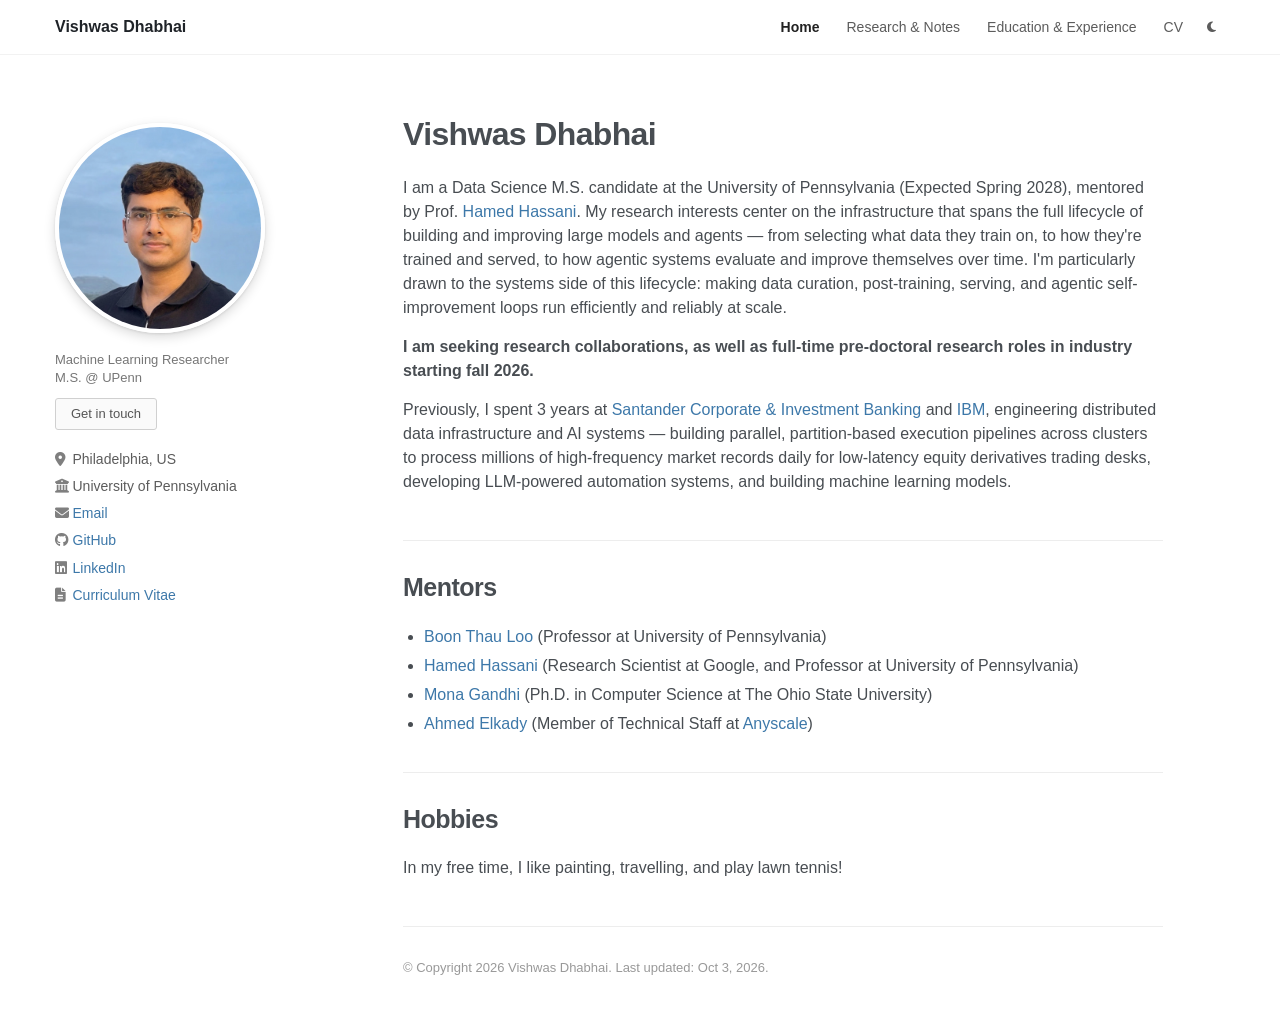
<file: index.html>
<!doctype html>
<html lang="en">
<head>
  <meta charset="utf-8">
  <meta name="viewport" content="width=device-width, initial-scale=1">
  <meta name="description" content="Vishwas Dhabhai — Data Scientist and MSE Data Science student at the University of Pennsylvania.">
  <title>Vishwas Dhabhai</title>
  <link rel="icon" type="image/svg+xml" href="https://academicpages.github.io/images/favicon.svg">
  <link rel="icon" type="image/png" sizes="32x32" href="https://academicpages.github.io/images/favicon-32x32.png">
  <link rel="apple-touch-icon" sizes="180x180" href="https://academicpages.github.io/images/apple-touch-icon-180x180.png">
  <link rel="stylesheet" href="https://cdnjs.cloudflare.com/ajax/libs/font-awesome/6.5.2/css/all.min.css" referrerpolicy="no-referrer">
  <link rel="stylesheet" href="style.css">
</head>
<body>
  <header class="masthead-bar">
    <nav class="greedy-nav" aria-label="Site navigation">
      <a class="masthead-home" href="index.html">
        <span class="desktop-name">Vishwas Dhabhai</span>
        <span class="mobile-name">Vishwas Dhabhai</span>
      </a>
      <button id="mobile-menu-toggle" class="mobile-menu-toggle" type="button" aria-label="Open navigation menu" aria-expanded="false" aria-controls="site-navigation-links" hidden>
        <i class="fa-solid fa-bars" aria-hidden="true"></i>
      </button>
      <div id="site-navigation-links" class="masthead-links">
        <a class="active" href="index.html">Home</a>
        <a href="research.html">Research &amp; Notes</a>
        <a href="experience.html">Education &amp; Experience</a>
        <a href="resume.pdf?v=20260918">CV</a>
      </div>
      <button id="theme-toggle" class="theme-toggle" type="button" aria-label="Toggle light and dark theme" aria-pressed="false">
        <i class="fa-solid fa-moon theme-toggle__icon" aria-hidden="true"></i>
      </button>
    </nav>
  </header>
  <div class="page-shell">
    <aside class="masthead">
      <div class="profile-tile">
        <img class="portrait" src="profile.jpg" alt="Portrait of Vishwas Dhabhai">
        <p class="role"><span>Machine Learning Researcher<br>M.S. @ UPenn</span></p>
      </div>
      <a class="follow" href="mailto:vishwas7@engineering.upenn.edu">Get in touch</a>
      <ul class="profile-details">
        <li><i class="fas fa-fw fa-location-dot icon-pad-right" aria-hidden="true"></i>Philadelphia, US</li>
        <li><i class="fas fa-fw fa-building-columns icon-pad-right" aria-hidden="true"></i>University of Pennsylvania</li>
        <li><i class="fas fa-fw fa-envelope icon-pad-right" aria-hidden="true"></i><a href="mailto:vishwas7@engineering.upenn.edu">Email</a></li>
        <li><i class="fab fa-fw fa-github icon-pad-right" aria-hidden="true"></i><a href="https://github.com/vishwas7-mle" target="_blank" rel="noreferrer">GitHub</a></li>
        <li><i class="fab fa-fw fa-linkedin icon-pad-right" aria-hidden="true"></i><a href="https://www.linkedin.com/in/vishwas-9402633b9" target="_blank" rel="noreferrer">LinkedIn</a></li>
        <li><i class="fas fa-fw fa-file-lines icon-pad-right" aria-hidden="true"></i><a href="resume.pdf?v=20260918">Curriculum Vitae</a></li>
      </ul>
    </aside>
    <main id="top" class="content">
      <section id="about" class="opening">
        <h1>Vishwas Dhabhai</h1>
        <p>I am a Data Science M.S. candidate at the University of Pennsylvania (Expected Spring 2028), mentored by Prof. <a href="https://www.engineering.upenn.edu/~hassani/" target="_blank" rel="noreferrer">Hamed Hassani</a>. My research interests center on the infrastructure that spans the full lifecycle of building and improving large models and agents — from selecting what data they train on, to how they're trained and served, to how agentic systems evaluate and improve themselves over time. I'm particularly drawn to the systems side of this lifecycle: making data curation, post-training, serving, and agentic self-improvement loops run efficiently and reliably at scale.</p>
        <p><strong>I am seeking research collaborations, as well as full-time pre-doctoral research roles in industry starting fall 2026.</strong></p>
        <p>Previously, I spent 3 years at <a href="https://www.santandercib.com/" target="_blank" rel="noreferrer">Santander Corporate &amp; Investment Banking</a> and <a href="https://www.ibm.com/in-en" target="_blank" rel="noreferrer">IBM</a>, engineering distributed data infrastructure and AI systems — building parallel, partition-based execution pipelines across clusters to process millions of high-frequency market records daily for low-latency equity derivatives trading desks, developing LLM-powered automation systems, and building machine learning models.</p>
      </section>
      <section id="mentors">
        <h2>Mentors</h2>
        <ul>
          <li><a href="https://boonloo.cis.upenn.edu/" target="_blank" rel="noreferrer">Boon Thau Loo</a> (Professor at University of Pennsylvania)</li>
          <li><a href="https://www.engineering.upenn.edu/~hassani/" target="_blank" rel="noreferrer">Hamed Hassani</a> (Research Scientist at Google, and Professor at University of Pennsylvania)</li>
          <li><a href="https://monagandhi09.github.io/" target="_blank" rel="noreferrer">Mona Gandhi</a> (Ph.D. in Computer Science at The Ohio State University)</li>
          <li><a href="https://www.linkedin.com/in/ahmelkady/" target="_blank" rel="noreferrer">Ahmed Elkady</a> (Member of Technical Staff at <a href="https://www.anyscale.com/" target="_blank" rel="noreferrer">Anyscale</a>)</li>
        </ul>
      </section>
      <section id="hobbies">
        <h2>Hobbies</h2>
        <p>In my free time, I like painting, travelling, and play lawn tennis!</p>
      </section>
      <footer>© Copyright 2026 Vishwas Dhabhai. Last updated: Oct 3, 2026.</footer>
    </main>
  </div>
  <script src="mobile-menu.js"></script>
  <script>
    const themeToggle = document.getElementById('theme-toggle');
    const themeIcon = themeToggle.querySelector('.theme-toggle__icon');

    const applyTheme = (theme) => {
      const isDark = theme === 'dark';
      document.body.setAttribute('data-theme', theme);
      themeToggle.setAttribute('aria-pressed', String(isDark));
      themeIcon.classList.toggle('fa-moon', !isDark);
      themeIcon.classList.toggle('fa-sun', isDark);
      localStorage.setItem('theme', theme);
    };

    const savedTheme = localStorage.getItem('theme');
    const initialTheme = savedTheme || 'light';
    applyTheme(initialTheme);

    const timelines = [...document.querySelectorAll('.timeline')];
    const timelineEntries = document.querySelectorAll('.timeline-entry');
    const prefersReducedMotion = window.matchMedia('(prefers-reduced-motion: reduce)').matches;
    document.body.classList.add('timeline-enhanced');

    const updateTimelineProgress = () => {
      timelines.forEach((timeline) => {
        const rect = timeline.getBoundingClientRect();
        const progress = Math.min(100, Math.max(0, ((window.innerHeight * 0.68 - rect.top) / rect.height) * 100));
        timeline.style.setProperty('--timeline-progress', `${progress}%`);
      });
    };

    if (prefersReducedMotion) {
      timelineEntries.forEach((entry) => entry.classList.add('is-visible'));
      updateTimelineProgress();
    } else {
      const timelineObserver = new IntersectionObserver((entries) => {
        entries.forEach((entry) => {
          if (entry.isIntersecting) {
            entry.target.classList.add('is-visible');
            timelineObserver.unobserve(entry.target);
          }
        });
      }, { threshold: 0.2 });

      timelineEntries.forEach((entry) => timelineObserver.observe(entry));
      updateTimelineProgress();
      window.addEventListener('scroll', updateTimelineProgress, { passive: true });
      window.addEventListener('resize', updateTimelineProgress);
    }

    themeToggle.addEventListener('click', () => {
      const nextTheme = document.body.getAttribute('data-theme') === 'dark' ? 'light' : 'dark';
      applyTheme(nextTheme);
    });
  </script>
</body>
</html>
</file>
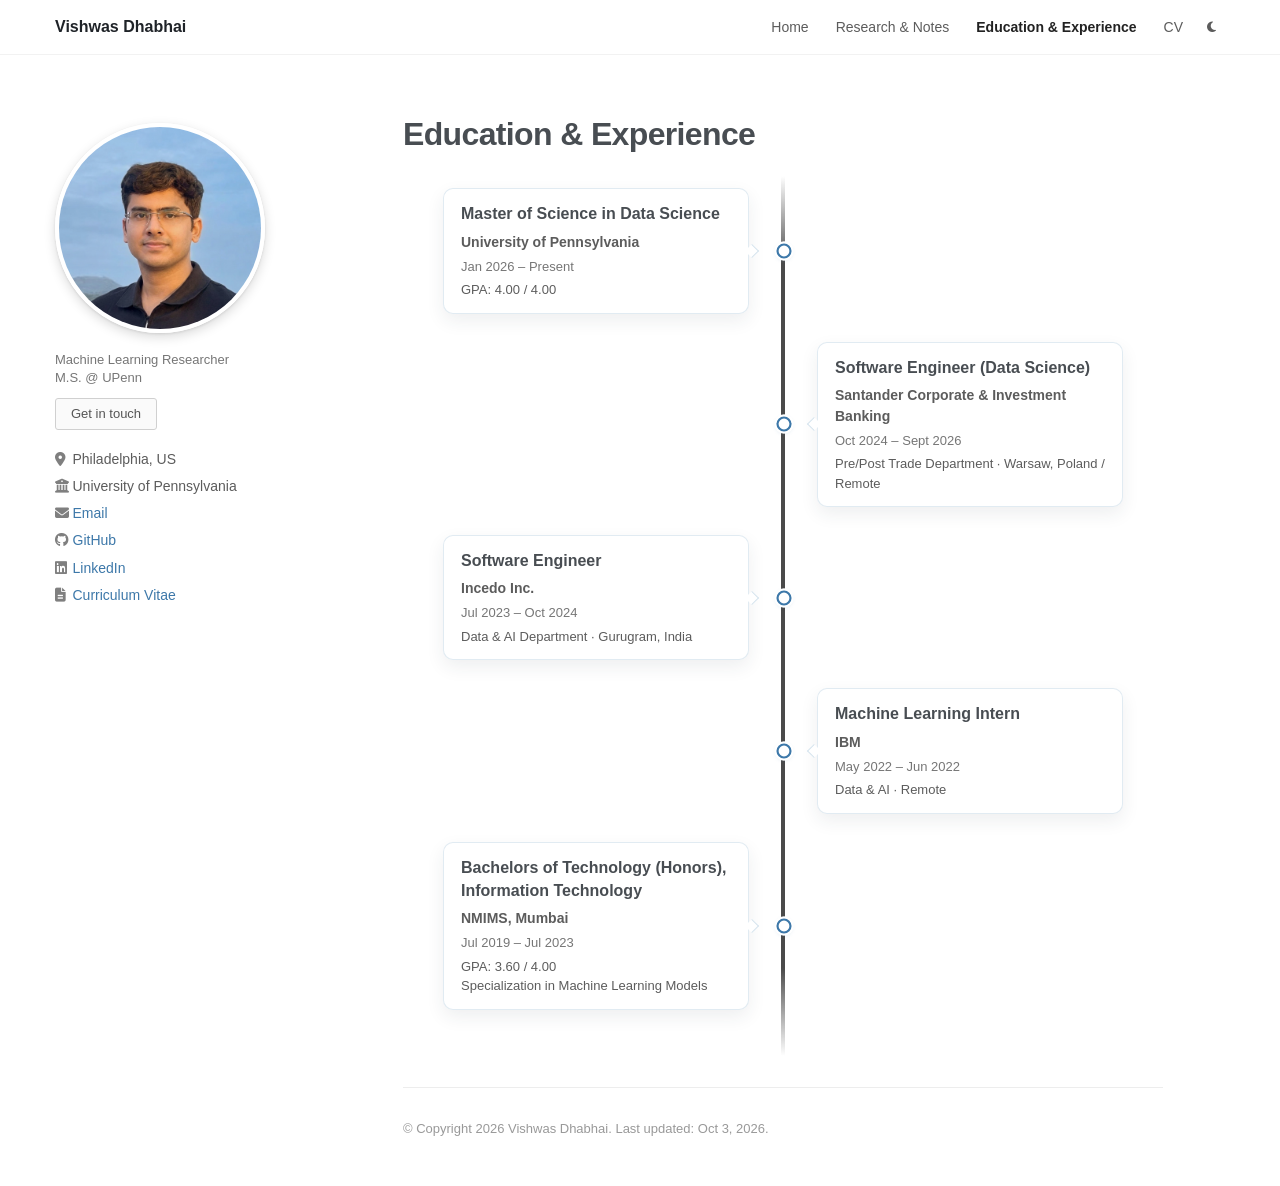
<file: experience.html>
<!doctype html>
<html lang="en">
<head>
  <meta charset="utf-8">
  <meta name="viewport" content="width=device-width, initial-scale=1">
  <meta name="description" content="Education and professional experience of Vishwas Dhabhai.">
  <title>Education &amp; Experience · Vishwas Dhabhai</title>
  <link rel="icon" type="image/svg+xml" href="https://academicpages.github.io/images/favicon.svg">
  <link rel="stylesheet" href="https://cdnjs.cloudflare.com/ajax/libs/font-awesome/6.5.2/css/all.min.css" referrerpolicy="no-referrer">
  <link rel="stylesheet" href="style.css">
</head>
<body>
  <header class="masthead-bar">
    <nav class="greedy-nav" aria-label="Site navigation">
      <a class="masthead-home" href="index.html"><span class="desktop-name">Vishwas Dhabhai</span><span class="mobile-name">Vishwas Dhabhai</span></a>
      <button id="mobile-menu-toggle" class="mobile-menu-toggle" type="button" aria-label="Open navigation menu" aria-expanded="false" aria-controls="site-navigation-links" hidden><i class="fa-solid fa-bars" aria-hidden="true"></i></button>
      <div id="site-navigation-links" class="masthead-links">
        <a href="index.html">Home</a>
        <a href="research.html">Research &amp; Notes</a>
        <a class="active" href="experience.html">Education &amp; Experience</a>
        <a href="resume.pdf?v=20260918">CV</a>
      </div>
      <button id="theme-toggle" class="theme-toggle" type="button" aria-label="Toggle light and dark theme" aria-pressed="false"><i class="fa-solid fa-moon theme-toggle__icon" aria-hidden="true"></i></button>
    </nav>
  </header>
  <div class="page-shell">
    <aside class="masthead">
      <div class="profile-tile">
        <img class="portrait" src="profile.jpg" alt="Portrait of Vishwas Dhabhai">
        <p class="role"><span>Machine Learning Researcher<br>M.S. @ UPenn</span></p>
      </div>
      <a class="follow" href="mailto:vishwas7@engineering.upenn.edu">Get in touch</a>
      <ul class="profile-details">
        <li><i class="fas fa-fw fa-location-dot icon-pad-right" aria-hidden="true"></i>Philadelphia, US</li>
        <li><i class="fas fa-fw fa-building-columns icon-pad-right" aria-hidden="true"></i>University of Pennsylvania</li>
        <li><i class="fas fa-fw fa-envelope icon-pad-right" aria-hidden="true"></i><a href="mailto:vishwas7@engineering.upenn.edu">Email</a></li>
        <li><i class="fab fa-fw fa-github icon-pad-right" aria-hidden="true"></i><a href="https://github.com/vishwas7-mle" target="_blank" rel="noreferrer">GitHub</a></li>
        <li><i class="fab fa-fw fa-linkedin icon-pad-right" aria-hidden="true"></i><a href="https://www.linkedin.com/in/vishwas-9402633b9" target="_blank" rel="noreferrer">LinkedIn</a></li>
        <li><i class="fas fa-fw fa-file-lines icon-pad-right" aria-hidden="true"></i><a href="resume.pdf?v=20260918">Curriculum Vitae</a></li>
      </ul>
    </aside>
    <main class="content">
      <section id="experience">
        <h1>Education &amp; Experience</h1>
        <div class="timeline">
          <article class="timeline-entry"><h3>Master of Science in Data Science</h3><p class="institution">University of Pennsylvania</p><p class="meta">Jan 2026 – Present</p><p class="details">GPA: 4.00 / 4.00</p></article>
          <article class="timeline-entry"><h3>Software Engineer (Data Science)</h3><p class="institution">Santander Corporate &amp; Investment Banking</p><p class="meta">Oct 2024 – Sept 2026</p><p class="details">Pre/Post Trade Department · Warsaw, Poland / Remote</p></article>
          <article class="timeline-entry"><h3>Software Engineer</h3><p class="institution">Incedo Inc.</p><p class="meta">Jul 2023 – Oct 2024</p><p class="details">Data &amp; AI Department · Gurugram, India</p></article>
          <article class="timeline-entry"><h3>Machine Learning Intern</h3><p class="institution">IBM</p><p class="meta">May 2022 – Jun 2022</p><p class="details">Data &amp; AI · Remote</p></article>
          <article class="timeline-entry"><h3>Bachelors of Technology (Honors), Information Technology</h3><p class="institution">NMIMS, Mumbai</p><p class="meta">Jul 2019 – Jul 2023</p><p class="details">GPA: 3.60 / 4.00</p><p class="details">Specialization in Machine Learning Models</p></article>
        </div>
      </section>
      <footer>© Copyright 2026 Vishwas Dhabhai. Last updated: Oct 3, 2026.</footer>
    </main>
  </div>
  <script src="mobile-menu.js"></script>
  <script>
    const themeToggle = document.getElementById('theme-toggle');
    const themeIcon = themeToggle.querySelector('.theme-toggle__icon');
    const applyTheme = (theme) => {
      const isDark = theme === 'dark';
      document.body.setAttribute('data-theme', theme);
      themeToggle.setAttribute('aria-pressed', String(isDark));
      themeIcon.classList.toggle('fa-moon', !isDark);
      themeIcon.classList.toggle('fa-sun', isDark);
      localStorage.setItem('theme', theme);
    };
    applyTheme(localStorage.getItem('theme') || 'light');
    const timelines = [...document.querySelectorAll('.timeline')];
    const timelineEntries = document.querySelectorAll('.timeline-entry');
    const prefersReducedMotion = window.matchMedia('(prefers-reduced-motion: reduce)').matches;
    document.body.classList.add('timeline-enhanced');
    const updateTimelineProgress = () => timelines.forEach((timeline) => {
      const rect = timeline.getBoundingClientRect();
      const progress = Math.min(100, Math.max(0, ((window.innerHeight * 0.68 - rect.top) / rect.height) * 100));
      timeline.style.setProperty('--timeline-progress', `${progress}%`);
    });
    if (prefersReducedMotion) {
      timelineEntries.forEach((entry) => entry.classList.add('is-visible'));
      updateTimelineProgress();
    } else {
      const timelineObserver = new IntersectionObserver((entries) => entries.forEach((entry) => {
        if (entry.isIntersecting) {
          entry.target.classList.add('is-visible');
          timelineObserver.unobserve(entry.target);
        }
      }), { threshold: 0.2 });
      timelineEntries.forEach((entry) => timelineObserver.observe(entry));
      updateTimelineProgress();
      window.addEventListener('scroll', updateTimelineProgress, { passive: true });
      window.addEventListener('resize', updateTimelineProgress);
    }
    themeToggle.addEventListener('click', () => applyTheme(document.body.getAttribute('data-theme') === 'dark' ? 'light' : 'dark'));
  </script>
</body>
</html>
</file>
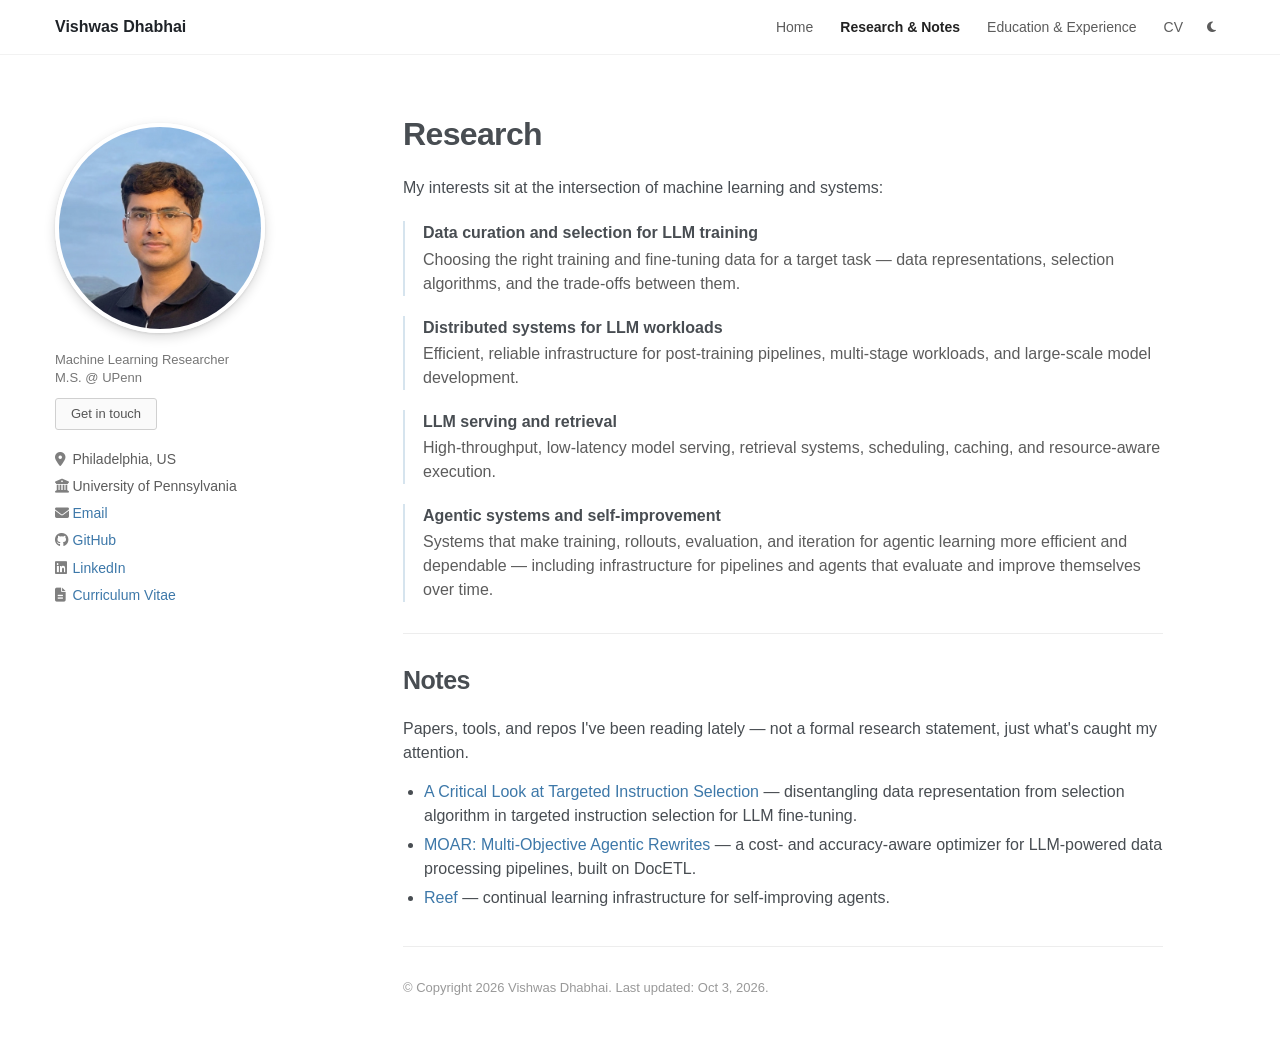
<file: research.html>
<!doctype html>
<html lang="en">
<head>
  <meta charset="utf-8">
  <meta name="viewport" content="width=device-width, initial-scale=1">
  <meta name="description" content="Research interests and reading notes from Vishwas Dhabhai.">
  <title>Research &amp; Notes · Vishwas Dhabhai</title>
  <link rel="icon" type="image/svg+xml" href="https://academicpages.github.io/images/favicon.svg">
  <link rel="stylesheet" href="https://cdnjs.cloudflare.com/ajax/libs/font-awesome/6.5.2/css/all.min.css" referrerpolicy="no-referrer">
  <link rel="stylesheet" href="style.css">
</head>
<body>
  <header class="masthead-bar">
    <nav class="greedy-nav" aria-label="Site navigation">
      <a class="masthead-home" href="index.html"><span class="desktop-name">Vishwas Dhabhai</span><span class="mobile-name">Vishwas Dhabhai</span></a>
      <button id="mobile-menu-toggle" class="mobile-menu-toggle" type="button" aria-label="Open navigation menu" aria-expanded="false" aria-controls="site-navigation-links" hidden><i class="fa-solid fa-bars" aria-hidden="true"></i></button>
      <div id="site-navigation-links" class="masthead-links">
        <a href="index.html">Home</a>
        <a class="active" href="research.html">Research &amp; Notes</a>
        <a href="experience.html">Education &amp; Experience</a>
        <a href="resume.pdf?v=20260918">CV</a>
      </div>
      <button id="theme-toggle" class="theme-toggle" type="button" aria-label="Toggle light and dark theme" aria-pressed="false"><i class="fa-solid fa-moon theme-toggle__icon" aria-hidden="true"></i></button>
    </nav>
  </header>
  <div class="page-shell">
    <aside class="masthead">
      <div class="profile-tile">
        <img class="portrait" src="profile.jpg" alt="Portrait of Vishwas Dhabhai">
        <p class="role"><span>Machine Learning Researcher<br>M.S. @ UPenn</span></p>
      </div>
      <a class="follow" href="mailto:vishwas7@engineering.upenn.edu">Get in touch</a>
      <ul class="profile-details">
        <li><i class="fas fa-fw fa-location-dot icon-pad-right" aria-hidden="true"></i>Philadelphia, US</li>
        <li><i class="fas fa-fw fa-building-columns icon-pad-right" aria-hidden="true"></i>University of Pennsylvania</li>
        <li><i class="fas fa-fw fa-envelope icon-pad-right" aria-hidden="true"></i><a href="mailto:vishwas7@engineering.upenn.edu">Email</a></li>
        <li><i class="fab fa-fw fa-github icon-pad-right" aria-hidden="true"></i><a href="https://github.com/vishwas7-mle" target="_blank" rel="noreferrer">GitHub</a></li>
        <li><i class="fab fa-fw fa-linkedin icon-pad-right" aria-hidden="true"></i><a href="https://www.linkedin.com/in/vishwas-9402633b9" target="_blank" rel="noreferrer">LinkedIn</a></li>
        <li><i class="fas fa-fw fa-file-lines icon-pad-right" aria-hidden="true"></i><a href="resume.pdf?v=20260918">Curriculum Vitae</a></li>
      </ul>
    </aside>
    <main class="content">
      <section id="research">
        <h1>Research</h1>
        <p>My interests sit at the intersection of machine learning and systems:</p>
        <div class="research-list">
          <article><h3>Data curation and selection for LLM training</h3><p>Choosing the right training and fine-tuning data for a target task — data representations, selection algorithms, and the trade-offs between them.</p></article>
          <article><h3>Distributed systems for LLM workloads</h3><p>Efficient, reliable infrastructure for post-training pipelines, multi-stage workloads, and large-scale model development.</p></article>
          <article><h3>LLM serving and retrieval</h3><p>High-throughput, low-latency model serving, retrieval systems, scheduling, caching, and resource-aware execution.</p></article>
          <article><h3>Agentic systems and self-improvement</h3><p>Systems that make training, rollouts, evaluation, and iteration for agentic learning more efficient and dependable — including infrastructure for pipelines and agents that evaluate and improve themselves over time.</p></article>
        </div>
      </section>
      <section id="notes">
        <h2>Notes</h2>
        <p>Papers, tools, and repos I've been reading lately — not a formal research statement, just what's caught my attention.</p>
        <ul>
          <li><a href="https://arxiv.org/abs/2602.14696" target="_blank" rel="noreferrer">A Critical Look at Targeted Instruction Selection</a> — disentangling data representation from selection algorithm in targeted instruction selection for LLM fine-tuning.</li>
          <li><a href="https://www.sh-reya.com/moar_preprint.pdf" target="_blank" rel="noreferrer">MOAR: Multi-Objective Agentic Rewrites</a> — a cost- and accuracy-aware optimizer for LLM-powered data processing pipelines, built on DocETL.</li>
          <li><a href="https://github.com/Human-Agent-Society/reef" target="_blank" rel="noreferrer">Reef</a> — continual learning infrastructure for self-improving agents.</li>
        </ul>
      </section>
      <footer>© Copyright 2026 Vishwas Dhabhai. Last updated: Oct 3, 2026.</footer>
    </main>
  </div>
  <script src="mobile-menu.js"></script>
  <script>
    const themeToggle = document.getElementById('theme-toggle');
    const themeIcon = themeToggle.querySelector('.theme-toggle__icon');
    const applyTheme = (theme) => {
      const isDark = theme === 'dark';
      document.body.setAttribute('data-theme', theme);
      themeToggle.setAttribute('aria-pressed', String(isDark));
      themeIcon.classList.toggle('fa-moon', !isDark);
      themeIcon.classList.toggle('fa-sun', isDark);
      localStorage.setItem('theme', theme);
    };
    applyTheme(localStorage.getItem('theme') || 'light');
    themeToggle.addEventListener('click', () => applyTheme(document.body.getAttribute('data-theme') === 'dark' ? 'light' : 'dark'));
  </script>
</body>
</html>
</file>
<file: style.css>
:root {
  --blue: #3d78a9;
  --ink: #303030;
  --muted: #767676;
  --light: #ededed;
  --bg: #ffffff;
  --panel: #ffffff;
  --text: #484d52;
  --text-strong: #1f2328;
  --nav-text: #5c5c5c;
  --nav-hover: #222222;
  --border: #f2f2f2;
  --soft-border: #d6e4ee;
  --button-bg: #fafafa;
  --button-text: #555555;
  --button-hover: #f1f1f1;
}
body[data-theme="dark"] {
  --bg: #0f172a;
  --panel: #111827;
  --text: #e5e7eb;
  --text-strong: #f8fafc;
  --nav-text: #cbd5e1;
  --nav-hover: #ffffff;
  --border: #1f2937;
  --light: #1f2937;
  --soft-border: #2b3b4a;
  --button-bg: #1f2937;
  --button-text: #e5e7eb;
  --button-hover: #2b3442;
}
* { box-sizing: border-box; } html { scroll-behavior: smooth; scroll-padding-top: 92px; }
body { margin: 0; color: var(--text); background: var(--bg); font: 16px/1.5 -apple-system, BlinkMacSystemFont, "Segoe UI", Arial, sans-serif; }
a { color: var(--blue); text-decoration: none; } a:hover, a:focus-visible { text-decoration: underline; }
.masthead-bar { position: sticky; top: 0; z-index: 10; width: 100%; min-height: 54px; border-bottom: 1px solid var(--border); background: color-mix(in srgb, var(--bg) 86%, transparent); backdrop-filter: blur(8px); }.greedy-nav { width: min(1170px, calc(100% - 56px)); min-height: 54px; margin: 0 auto; display: flex; align-items: center; }.masthead-home { margin-right: auto; color: var(--text-strong); font-size: 16px; font-weight: 700; }.masthead-home:hover { color: var(--text-strong); text-decoration: none; }.masthead-home .mobile-name { display: none; }
.masthead-links { display: flex; align-items: center; gap: 27px; }.masthead-links a { color: var(--nav-text); font-size: 14px; }.masthead-links a:hover, .masthead-links a.active { color: var(--nav-hover); text-decoration: none; }.masthead-links a.active { font-weight: 600; }
.theme-toggle { appearance: none; border: 1px solid transparent; background: transparent; color: var(--nav-text); width: 28px; height: 28px; padding: 0; margin-left: 14px; border-radius: 50%; display: inline-flex; align-items: center; justify-content: center; cursor: pointer; transition: background 0.2s ease, color 0.2s ease, transform 0.2s ease; }
.theme-toggle:hover, .theme-toggle:focus-visible { background: rgba(148, 163, 184, 0.08); color: var(--nav-hover); outline: none; }
.theme-toggle:active { transform: scale(0.96); }
.theme-toggle__icon { font-size: 12px; }
.page-shell { width: min(1170px, calc(100% - 56px)); margin: 0 auto; padding: 68px 0 48px; display: grid; grid-template-columns: 260px minmax(0, 760px); column-gap: 88px; }
.content { min-width: 0; }
.masthead { position: sticky; top: 92px; align-self: start; }
.portrait { display: block; width: 210px; aspect-ratio: 1; object-fit: cover; object-position: center; border: 4px solid #fff; border-radius: 50%; box-shadow: 0 4px 12px rgb(0 0 0 / 15%), 0 1px 3px rgb(0 0 0 / 10%); filter: saturate(.92); }.role { margin: 18px 0 12px; color: var(--text-strong); font-size: 13px; font-weight: 600; line-height: 1.35; white-space: nowrap; }.role span { color: var(--muted); font-weight: 400; }
.follow { display: inline-block; margin-bottom: 16px; padding: 5px 15px; border: 1px solid #d0d0d0; border-radius: 3px; color: var(--button-text); background: var(--button-bg); font-size: 13px; }.follow:hover { color: var(--text-strong); background: var(--button-hover); text-decoration: none; }
.profile-details { margin: 0 0 23px; padding: 0; list-style: none; color: var(--nav-text); font-size: 14px; line-height: 1.95; }.profile-details li { margin: 0; }.profile-details i { color: #7f7f7f; }.icon-pad-right { padding-right: 8px; }
section { padding: 0 0 31px; margin: 0 0 31px; border-bottom: 1px solid var(--light); scroll-margin-top: 92px; }p { margin: 0 0 15px; }h1, h2 { color: var(--text); font-family: inherit; font-weight: 700; letter-spacing: -.02em; }h1 { margin: -8px 0 23px; font-size: 32px; line-height: 1.2; }h2 { margin: 0 0 21px; font-size: 25px; line-height: 1.25; }h3 { margin: 0 0 3px; color: var(--text); font-size: 16px; line-height: 1.45; }h3 span { color: var(--nav-text); font-weight: 400; }ul { margin: 9px 0 0; padding-left: 21px; }li { margin: 5px 0; }
.research-list { display: grid; gap: 20px; margin-top: 21px; }.research-list article { padding-left: 18px; border-left: 2px solid var(--soft-border); }.research-list p { margin: 2px 0 0; color: var(--nav-text); }.entry { margin-bottom: 27px; }.entry:last-child { margin-bottom: 0; }.entry ul { color: var(--text); }.entry.compact { margin-bottom: 21px; }.entry.compact p:not(.meta) { margin-bottom: 1px; }.meta { margin-bottom: 7px; color: var(--muted); font-size: 13px; }
.timeline { --timeline-progress: 0%; position: relative; width: min(100%, 680px); margin: 0 auto; padding: 12px 0 18px; }
.timeline::before { content: ''; position: absolute; left: 50%; top: 0; bottom: 0; width: 4px; transform: translateX(-50%); background: linear-gradient(to bottom, transparent 0, #4a4a4a 10%, #4a4a4a 90%, transparent 100%); filter: blur(.45px); transition: opacity 0.35s ease; }
.timeline-entry { position: relative; width: calc(50% - 34px); margin-bottom: 28px; padding: 13px 17px; border: 1px solid color-mix(in srgb, var(--soft-border) 72%, transparent); border-radius: 10px; background: var(--panel); box-shadow: 0 7px 18px rgb(35 54 68 / 8%); }
.timeline-entry h3 { margin-bottom: 6px; }
.timeline-entry .institution { margin: 0 0 4px; color: var(--nav-text); font-size: 14px; font-weight: 600; }
.timeline-entry .meta { margin-bottom: 4px; }
.timeline-entry .details { margin: 0; color: var(--nav-text); font-size: 13px; }
.timeline-entry:nth-child(even) { margin-left: calc(50% + 34px); }
body.timeline-enhanced .timeline-entry { opacity: 0; transform: translateY(18px); transition: opacity 0.65s ease, transform 0.65s cubic-bezier(.22, 1, .36, 1); }
body.timeline-enhanced .timeline-entry.is-visible { opacity: 1; transform: translateY(0); }
.timeline-entry::before { content: ''; position: absolute; top: 50%; left: calc(100% + 29px); width: 10px; height: 10px; transform: translateY(-50%); background: var(--bg); border: 2px solid var(--blue); border-radius: 50%; box-shadow: 0 0 0 2px var(--bg), 0 1px 4px rgb(61 120 169 / 22%); transition: border-color 0.35s ease, background 0.35s ease, transform 0.35s ease; }
.timeline-entry:nth-child(even)::before { left: -41px; }
.timeline-entry.is-visible::before { transform: translateY(-50%) scale(1.08); }
.timeline-entry::after { content: ''; position: absolute; top: 50%; right: -9px; width: 9px; height: 9px; transform: translateY(-50%) rotate(45deg); border-top: 1px solid var(--soft-border); border-right: 1px solid var(--soft-border); background: var(--panel); }
.timeline-entry:nth-child(even)::after { right: auto; left: -9px; transform: translateY(-50%) rotate(225deg); }
footer { color: #999; font-size: 13px; }
@media (prefers-reduced-motion: reduce) {
  html { scroll-behavior: auto; }
  .timeline-entry, .timeline::before, .timeline-entry::before { transition: none; }
  body.timeline-enhanced .timeline-entry { opacity: 1; transform: none; }
  .timeline-entry { opacity: 1; transform: none; }
}
@media (max-width: 800px) {
  .greedy-nav, .page-shell { width: min(680px, calc(100% - 32px)); }
  .greedy-nav {
    position: relative;
    display: flex;
    align-items: center;
    gap: 8px;
    min-height: 64px;
    padding: 8px 0;
  }
  .masthead-home { margin-right: auto; font-size: 16px; }
  .masthead-home .desktop-name { display: none; }
  .masthead-home .mobile-name { display: inline; }
  .masthead-links {
    position: absolute;
    top: calc(100% + 1px);
    right: 0;
    left: 0;
    z-index: 21;
    flex-direction: column;
    align-items: stretch;
    gap: 2px;
    padding: 8px;
    border: 1px solid var(--soft-border);
    border-radius: 0 0 8px 8px;
    background: var(--panel);
    box-shadow: 0 8px 18px rgb(0 0 0 / 12%);
  }
  body.mobile-menu-ready .masthead-links { display: none; }
  body.mobile-menu-ready .masthead-links.is-open { display: flex; }
  .masthead-links a {
    display: flex;
    align-items: center;
    width: 100%;
    min-height: 44px;
    padding: 10px 12px;
    border-radius: 4px;
    font-size: 15px;
  }
  .masthead-links a.active { background: color-mix(in srgb, var(--blue) 10%, var(--panel)); }
  .mobile-menu-toggle:not([hidden]) {
    appearance: none;
    display: inline-flex;
    flex: 0 0 44px;
    align-items: center;
    justify-content: center;
    width: 44px;
    height: 44px;
    padding: 0;
    border: 1px solid var(--soft-border);
    border-radius: 6px;
    color: var(--nav-text);
    background: var(--button-bg);
    font-size: 16px;
    cursor: pointer;
  }
  .mobile-menu-toggle:hover, .mobile-menu-toggle:focus-visible {
    color: var(--nav-hover);
    background: var(--button-hover);
  }
  .mobile-menu-toggle:focus-visible, .masthead-links a:focus-visible, .theme-toggle:focus-visible {
    outline: 2px solid var(--blue);
    outline-offset: 2px;
  }
  .theme-toggle { width: 44px; height: 44px; margin-left: 0; }
  .theme-toggle__icon { font-size: 14px; }
  .page-shell { display: block; padding-top: 28px; }
  .masthead { position: static; margin: 0 0 32px; text-align: center; }
  .profile-tile {
    display: flex;
    flex-direction: column;
    align-items: center;
    gap: 14px;
    width: min(100%, 360px);
    margin: 0 auto 20px;
    padding: 20px 18px;
    border: 1px solid var(--soft-border);
    border-radius: 8px;
    background: var(--panel);
    box-shadow: 0 4px 14px rgb(35 54 68 / 8%);
  }
  .portrait { width: 136px; margin: 0; border-width: 3px; }
  .masthead .role { margin: 0; font-size: 14px; line-height: 1.45; white-space: normal; }
  .masthead .role span {
    display: inline-block;
    max-width: 100%;
    padding: 6px 12px;
    border-radius: 999px;
    color: var(--text-strong);
    background: color-mix(in srgb, var(--blue) 10%, var(--panel));
    font-size: 13px;
    font-weight: 600;
  }
  .profile-details { display: inline-block; text-align: left; }
  body { font-size: 16px; line-height: 1.55; }
  section { margin-bottom: 26px; padding-bottom: 26px; }
  h1 { margin-top: 0; font-size: 30px; }
  h2 { font-size: 23px; }
  h3 { font-size: 16px; }
  p, li { font-size: 15px; }
  .meta { font-size: 13px; }
  footer { font-size: 10px; white-space: nowrap; }
}
@media (max-width: 540px) {
  .masthead-bar {
    position: sticky;
    top: 0;
    z-index: 20;
  }
  .greedy-nav {
    width: calc(100% - 24px);
    display: flex;
    align-items: center;
    gap: 8px;
  }
  .masthead-home {
    font-size: 15px;
    white-space: nowrap;
    margin-right: auto;
  }
  .page-shell { width: calc(100% - 32px); padding-top: 24px; }
  .masthead { margin-bottom: 24px; }
  .profile-tile {
    width: min(100%, 320px);
    padding: 18px 16px;
    border-color: #c6cdd1;
    background: linear-gradient(145deg, #e9edef, #dce2e5);
    box-shadow: inset 0 1px rgb(255 255 255 / 75%), 0 4px 14px rgb(35 54 68 / 10%);
  }
  body[data-theme="dark"] .profile-tile {
    border-color: #465158;
    background: linear-gradient(145deg, #303a40, #242d32);
    box-shadow: inset 0 1px rgb(255 255 255 / 7%), 0 4px 14px rgb(0 0 0 / 22%);
  }
  .masthead .role span {
    color: #59636a;
    background: #ffffff;
  }
  body[data-theme="dark"] .masthead .role span {
    color: #e1e6e9;
    background: #424c52;
  }
  .portrait { width: 124px; }
  .masthead .follow,
  .masthead .profile-details {
    display: none;
  }
  section { margin-bottom: 22px; padding-bottom: 22px; }
  h1 { font-size: 27px; }
  h2 { font-size: 21px; }
  p, li { font-size: 15px; }
  .meta { font-size: 13px; }
  footer { font-size: 9px; }
  .timeline {
    width: 100%;
    padding: 6px 0 6px 23px;
  }
  .timeline::before {
    left: 6.5px;
    width: 3px;
  }
  .timeline-entry {
    width: calc(100% - 5px);
    margin-bottom: 18px;
    padding: 11px 13px;
  }
  .timeline-entry:nth-child(even) { margin-left: 0; }
  .timeline-entry::before {
    left: -21.5px;
    right: auto;
    top: 50%;
    width: 10px;
    height: 10px;
    border-width: 2px;
    box-shadow: 0 0 0 2px var(--bg), 0 1px 4px rgb(61 120 169 / 22%);
  }
  .timeline-entry:nth-child(even)::before { left: -21.5px; }
  .timeline-entry::after, .timeline-entry:nth-child(even)::after { display: none; }
}
</file>
